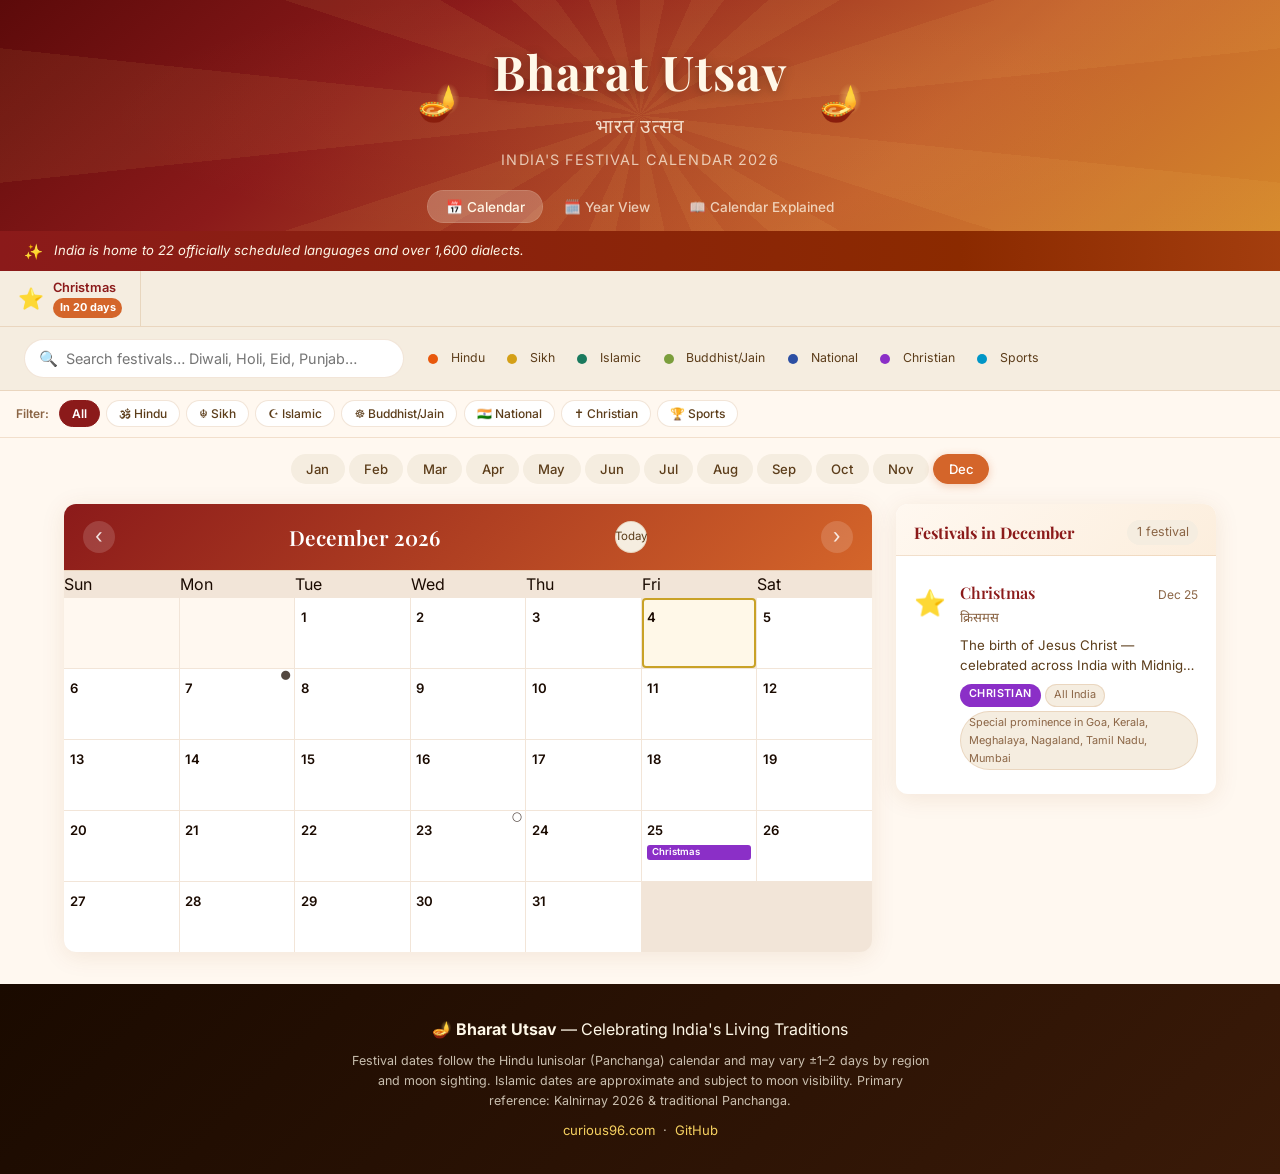
<file: index.html>
<!DOCTYPE html>
<html lang="en">
<head>
  <meta charset="UTF-8" />
  <meta name="viewport" content="width=device-width, initial-scale=1.0" />
  <title>Bharat Utsav — India's Festival Calendar 2026</title>
  <meta name="description" content="Explore every Indian festival of 2026 — stories, traditions, regional variations, and the logic of the Hindu lunisolar calendar." />
  <link rel="preconnect" href="https://fonts.googleapis.com" />
  <link href="https://fonts.googleapis.com/css2?family=Playfair+Display:ital,wght@0,400;0,600;0,700;1,400&family=Noto+Sans+Devanagari:wght@400;600&family=Inter:wght@300;400;500;600&display=swap" rel="stylesheet" />
  <link rel="canonical" href="https://saumitraphatak.github.io/indian-calendar/">
  <!-- Open Graph -->
  <meta property="og:type" content="website">
  <meta property="og:title" content="Bharat Utsav — India's Festival Calendar 2026">
  <meta property="og:description" content="Explore every Indian festival of 2026 — stories, traditions, regional variations, and the logic of the Hindu lunisolar calendar. Interactive and free.">
  <meta property="og:url" content="https://saumitraphatak.github.io/indian-calendar/">
  <meta property="og:site_name" content="Bharat Utsav">
  <meta property="og:locale" content="en_IN">
  <!-- Twitter Card -->
  <meta name="twitter:card" content="summary">
  <meta name="twitter:title" content="Bharat Utsav — India's Festival Calendar 2026">
  <meta name="twitter:description" content="Every Indian festival of 2026 — stories, traditions, regional variations, and the Hindu lunisolar calendar explained.">
  <!-- JSON-LD -->
  <script type="application/ld+json">{"@context":"https://schema.org","@type":"WebApplication","name":"Bharat Utsav","description":"India's Festival Calendar 2026 — explore every Indian festival with stories, traditions, and regional variations.","url":"https://saumitraphatak.github.io/indian-calendar/","author":{"@type":"Person","name":"Saumitra Phatak","url":"https://www.curious96.com"},"applicationCategory":"EducationalApplication","inLanguage":["en","hi"]}</script>
  <link rel="stylesheet" href="style.css" />
</head>
<body>

  <!-- ═══════ HEADER ═══════ -->
  <header class="site-header">
    <div class="header-mandala"></div>
    <div class="header-content">
      <span class="header-diya" aria-hidden="true">🪔</span>
      <div class="header-text">
        <h1 class="header-brand">Bharat Utsav</h1>
        <p class="header-hindi" lang="hi">भारत उत्सव</p>
        <p class="header-tagline">India's Festival Calendar 2026</p>
      </div>
      <span class="header-diya" aria-hidden="true">🪔</span>
    </div>
    <nav class="header-nav" aria-label="Main navigation">
      <button class="nav-btn active" data-view="calendar">📅 Calendar</button>
      <button class="nav-btn" data-view="yearview">🗓️ Year View</button>
      <button class="nav-btn" data-view="explained">📖 Calendar Explained</button>
    </nav>
  </header>

  <!-- ═══════ CULTURAL TRIVIA TICKER ═══════ -->
  <div class="trivia-ticker" id="trivia-ticker" aria-live="polite">
    <span class="trivia-icon">✨</span>
    <span class="trivia-text" id="trivia-text"></span>
  </div>

  <!-- ═══════ UPCOMING FESTIVALS WIDGET ═══════ -->
  <div class="upcoming-bar" id="upcoming-bar" aria-label="Upcoming festivals"></div>

  <!-- ═══════ SEARCH + LEGEND BAR ═══════ -->
  <div class="toolbar">
    <div class="search-wrap">
      <span class="search-icon">🔍</span>
      <input type="text" id="festival-search"
             placeholder="Search festivals… Diwali, Holi, Eid, Punjab…"
             aria-label="Search festivals" autocomplete="off" />
      <button class="search-clear hidden" id="search-clear" aria-label="Clear search">✕</button>
    </div>
    <div class="legend" aria-label="Festival type legend">
      <span class="legend-dot hindu"></span><span class="legend-label">Hindu</span>
      <span class="legend-dot sikh"></span><span class="legend-label">Sikh</span>
      <span class="legend-dot islamic"></span><span class="legend-label">Islamic</span>
      <span class="legend-dot buddhist"></span><span class="legend-label">Buddhist/Jain</span>
      <span class="legend-dot national"></span><span class="legend-label">National</span>
      <span class="legend-dot christian"></span><span class="legend-label">Christian</span>
      <span class="legend-dot sports"></span><span class="legend-label">Sports</span>
    </div>
  </div>

  <!-- ═══════ MAIN ═══════ -->
  <main id="app-main">

    <!-- ── VIEW 1: CALENDAR ── -->
    <div id="view-calendar" class="view active">

      <!-- Type filter bar -->
      <div class="filter-bar" role="toolbar" aria-label="Filter by festival type">
        <span class="filter-label">Filter:</span>
        <button class="filter-btn active" data-type="all">All</button>
        <button class="filter-btn" data-type="hindu">🕉 Hindu</button>
        <button class="filter-btn" data-type="sikh">☬ Sikh</button>
        <button class="filter-btn" data-type="islamic">☪ Islamic</button>
        <button class="filter-btn" data-type="buddhist">☸ Buddhist/Jain</button>
        <button class="filter-btn" data-type="national">🇮🇳 National</button>
        <button class="filter-btn" data-type="christian">✝ Christian</button>
        <button class="filter-btn" data-type="sports">🏆 Sports</button>
      </div>

      <nav class="month-tabs" role="tablist" aria-label="Select month">
        <button class="month-tab" role="tab" data-month="1">Jan</button>
        <button class="month-tab" role="tab" data-month="2">Feb</button>
        <button class="month-tab" role="tab" data-month="3">Mar</button>
        <button class="month-tab" role="tab" data-month="4">Apr</button>
        <button class="month-tab" role="tab" data-month="5">May</button>
        <button class="month-tab" role="tab" data-month="6">Jun</button>
        <button class="month-tab" role="tab" data-month="7">Jul</button>
        <button class="month-tab" role="tab" data-month="8">Aug</button>
        <button class="month-tab" role="tab" data-month="9">Sep</button>
        <button class="month-tab" role="tab" data-month="10">Oct</button>
        <button class="month-tab" role="tab" data-month="11">Nov</button>
        <button class="month-tab" role="tab" data-month="12">Dec</button>
      </nav>

      <div class="calendar-layout">
        <!-- Calendar grid -->
        <section class="calendar-section" aria-label="Monthly calendar">
          <div class="calendar-month-header">
            <button class="month-nav-btn" id="prev-month" aria-label="Previous month">‹</button>
            <h2 class="cal-month-title" id="cal-header">January 2026</h2>
            <button class="month-nav-btn today-btn" id="today-btn" title="Go to current month">Today</button>
            <button class="month-nav-btn" id="next-month" aria-label="Next month">›</button>
          </div>
          <div class="calendar-grid" id="cal-grid" role="grid" aria-label="Calendar days"></div>
        </section>

        <!-- Festival sidebar -->
        <aside class="festival-panel" aria-label="Festivals this month">
          <div class="panel-top">
            <h3 class="panel-title" id="panel-month-label">Festivals in January</h3>
            <span class="panel-count" id="panel-count"></span>
          </div>
          <div class="festival-list" id="festival-list"></div>
        </aside>
      </div>
    </div>

    <!-- ── VIEW 2: YEAR OVERVIEW ── -->
    <div id="view-yearview" class="view">
      <h2 class="view-title">2026 — Year at a Glance</h2>
      <p class="view-subtitle">Click any month to open it in the full calendar view.</p>
      <div class="year-grid" id="year-grid"></div>
    </div>

    <!-- ── VIEW 3: CALENDAR EXPLAINED ── -->
    <div id="view-explained" class="view">
      <div id="explained-content"></div>
    </div>

  </main>

  <!-- ═══════ FESTIVAL MODAL ═══════ -->
  <div id="festival-modal" class="modal hidden" role="dialog" aria-modal="true" aria-labelledby="modal-festival-name">
    <div class="modal-overlay" id="modal-overlay"></div>
    <div class="modal-card">
      <button class="modal-close" id="modal-close" aria-label="Close festival details">✕</button>

      <div class="modal-header" id="modal-header">
        <div class="modal-emoji" id="modal-emoji" aria-hidden="true"></div>
        <div class="modal-title-block">
          <h2 class="modal-festival-name" id="modal-festival-name"></h2>
          <p class="modal-hindi-name" id="modal-hindi-name" lang="hi"></p>
          <p class="modal-meta" id="modal-meta"></p>
          <div class="modal-region-tags" id="modal-region-tags"></div>
        </div>
      </div>

      <nav class="modal-tabs" aria-label="Festival information tabs">
        <button class="modal-tab active" data-tab="story">✨ The Story</button>
        <button class="modal-tab" data-tab="celebration">🎉 Celebration</button>
        <button class="modal-tab" data-tab="regional">🗺️ Across India</button>
        <button class="modal-tab" data-tab="significance">🌟 Significance</button>
        <button class="modal-tab" data-tab="resources">📚 Learn More</button>
      </nav>

      <div class="modal-body" id="modal-body" tabindex="0"></div>
    </div>
  </div>

  <!-- ═══════ DATE PICKER POPUP (for multi-festival days) ═══════ -->
  <div id="date-picker" class="date-picker hidden" role="dialog" aria-label="Choose a festival">
    <div class="date-picker-header" id="dp-header"></div>
    <div class="date-picker-list" id="dp-list"></div>
    <button class="date-picker-close" id="dp-close">Close</button>
  </div>

  <!-- ═══════ FOOTER ═══════ -->
  <footer class="site-footer">
    <div class="footer-content">
      <p class="footer-brand">🪔 <strong>Bharat Utsav</strong> — Celebrating India's Living Traditions</p>
      <p class="footer-note">
        Festival dates follow the Hindu lunisolar (Panchanga) calendar and may vary ±1–2 days by region
        and moon sighting. Islamic dates are approximate and subject to moon visibility.
        Primary reference: Kalnirnay 2026 &amp; traditional Panchanga.
      </p>
      <p class="footer-links">
        <a href="https://curious96.com" target="_blank" rel="noopener">curious96.com</a>
        &nbsp;·&nbsp;
        <a href="https://github.com/saumitraphatak/indian-calendar" target="_blank" rel="noopener">GitHub</a>
      </p>
    </div>
  </footer>

  <script src="data.js"></script>
  <script src="app.js"></script>
</body>
</html>
</file>
<file: style.css>
/* ═══════════════════════════════════════════════
   Bharat Utsav — India's Festival Calendar 2026
   Pure CSS · No frameworks
   ═══════════════════════════════════════════════ */

/* ── Custom Properties ──────────────────────── */
:root {
  --saffron:       #D4652A;
  --saffron-light: #F08040;
  --deep-red:      #8B1A1A;
  --turmeric:      #C9A227;
  --turmeric-light:#F5D060;
  --peacock:       #1A5276;
  --cream:         #FFF8F0;
  --cream-dark:    #F5EDE0;
  --card:          #FFFFFF;
  --text:          #1A0A00;
  --text-mid:      #5C3D1A;
  --text-soft:     #8B6545;
  --border:        rgba(180,110,40,0.18);
  --shadow:        0 4px 24px rgba(140,70,20,0.10);
  --shadow-hover:  0 8px 36px rgba(140,70,20,0.18);

  /* Festival type colours */
  --col-hindu:    #E8580C;
  --col-sikh:     #D4A017;
  --col-islamic:  #1A7A5E;
  --col-buddhist: #7B9E3C;
  --col-jain:     #4CAF50;
  --col-national: #2C4FA3;
  --col-christian:#8B2FC7;
  --col-sports:   #0096c7;

  --radius:   12px;
  --radius-sm: 6px;
  --transition: 0.2s ease;
}

/* ── Reset & Base ──────────────────────────── */
*, *::before, *::after { box-sizing: border-box; margin: 0; padding: 0; }
html { scroll-behavior: smooth; font-size: 16px; }
body {
  font-family: 'Inter', system-ui, sans-serif;
  background: var(--cream);
  color: var(--text);
  min-height: 100vh;
  line-height: 1.65;
}
a { color: var(--saffron); text-decoration: none; }
a:hover { text-decoration: underline; }
button { cursor: pointer; border: none; background: none; font-family: inherit; }

/* ── Header ────────────────────────────────── */
.site-header {
  background: linear-gradient(140deg, #5C0A0A 0%, #8B1A1A 30%, #C4622D 70%, #D4862A 100%);
  color: #FFF8E8;
  padding: 0;
  position: relative;
  overflow: hidden;
}

/* CSS mandala / sunburst in header background */
.header-mandala {
  position: absolute;
  inset: 0;
  background:
    repeating-conic-gradient(
      rgba(255,210,100,0.07) 0deg 12deg,
      transparent 12deg 24deg
    ),
    radial-gradient(ellipse 60% 80% at 50% 50%, rgba(255,220,100,0.06) 0%, transparent 70%);
  pointer-events: none;
}

.header-content {
  display: flex;
  align-items: center;
  justify-content: center;
  gap: 2rem;
  padding: 2rem 2rem 1.2rem;
  position: relative;
}
.header-diya { font-size: 2.2rem; animation: diyas 3s ease-in-out infinite alternate; }
.header-diya:last-child { animation-delay: 1.5s; }
@keyframes diyas { from { transform: scale(1) rotate(-3deg); } to { transform: scale(1.12) rotate(3deg); } }

.header-text { text-align: center; }
.header-brand {
  font-family: 'Playfair Display', Georgia, serif;
  font-size: clamp(1.8rem, 5vw, 3rem);
  font-weight: 700;
  letter-spacing: 0.02em;
  text-shadow: 0 2px 12px rgba(0,0,0,0.3);
}
.header-hindi {
  font-family: 'Noto Sans Devanagari', sans-serif;
  font-size: 1.2rem;
  opacity: 0.85;
  margin-top: 0.1rem;
  letter-spacing: 0.05em;
}
.header-tagline {
  font-size: 0.9rem;
  opacity: 0.72;
  margin-top: 0.25rem;
  letter-spacing: 0.08em;
  text-transform: uppercase;
}

.header-nav {
  display: flex;
  justify-content: center;
  gap: 0.25rem;
  padding: 0 1rem 0.6rem;
  flex-wrap: wrap;
  position: relative;
}
.nav-btn {
  padding: 0.45rem 1.1rem;
  border-radius: 50px;
  font-size: 0.85rem;
  font-weight: 500;
  color: rgba(255,248,232,0.75);
  transition: background var(--transition), color var(--transition);
}
.nav-btn:hover, .nav-btn.active {
  background: rgba(255,248,232,0.18);
  color: #FFF8E8;
}
.nav-btn.active {
  background: rgba(255,248,232,0.25);
  box-shadow: 0 0 0 1px rgba(255,248,232,0.35);
}

/* ── Toolbar / Search ──────────────────────── */
.toolbar {
  display: flex;
  align-items: center;
  gap: 1.5rem;
  padding: 0.75rem 1.5rem;
  background: var(--cream-dark);
  border-bottom: 1px solid var(--border);
  flex-wrap: wrap;
  position: sticky;
  top: 0;
  z-index: 100;
  backdrop-filter: blur(8px);
}
.search-wrap {
  display: flex;
  align-items: center;
  background: white;
  border: 1.5px solid var(--border);
  border-radius: 50px;
  padding: 0.35rem 0.9rem;
  gap: 0.5rem;
  flex: 1;
  max-width: 380px;
  transition: border-color var(--transition), box-shadow var(--transition);
}
.search-wrap:focus-within {
  border-color: var(--saffron);
  box-shadow: 0 0 0 3px rgba(212,101,42,0.12);
}
.search-icon { font-size: 0.95rem; color: var(--text-soft); }
#festival-search {
  border: none; outline: none; background: transparent;
  font-size: 0.9rem; color: var(--text); width: 100%;
  font-family: inherit;
}
.search-clear {
  font-size: 0.8rem; color: var(--text-soft);
  padding: 0.1rem 0.3rem;
  border-radius: 50%;
  transition: background var(--transition);
}
.search-clear:hover { background: var(--cream-dark); }
.search-clear.hidden { display: none; }

/* Legend */
.legend { display: flex; align-items: center; gap: 0.8rem; flex-wrap: wrap; }
.legend-dot {
  width: 10px; height: 10px; border-radius: 50%; flex-shrink: 0;
}
.legend-dot.hindu    { background: var(--col-hindu); }
.legend-dot.sikh     { background: var(--col-sikh); }
.legend-dot.islamic  { background: var(--col-islamic); }
.legend-dot.buddhist { background: var(--col-buddhist); }
.legend-dot.national { background: var(--col-national); }
.legend-dot.christian{ background: var(--col-christian); }
.legend-dot.sports   { background: var(--col-sports); }
.legend-label { font-size: 0.77rem; color: var(--text-mid); margin-right: 0.6rem; }

/* ── Views ─────────────────────────────────── */
.view { display: none; }
.view.active { display: block; }
.view-title {
  font-family: 'Playfair Display', serif;
  font-size: 1.9rem;
  color: var(--deep-red);
  text-align: center;
  padding: 2rem 1rem 0.5rem;
}
.view-subtitle {
  text-align: center;
  color: var(--text-soft);
  font-size: 0.92rem;
  padding-bottom: 1.5rem;
}

/* ── Month Tabs ─────────────────────────────── */
.month-tabs {
  display: flex;
  justify-content: center;
  flex-wrap: wrap;
  gap: 0.25rem;
  padding: 1rem 1rem 0;
  background: var(--cream);
}
.month-tab {
  padding: 0.4rem 0.9rem;
  border-radius: 50px;
  font-size: 0.82rem;
  font-weight: 500;
  color: var(--text-mid);
  background: var(--cream-dark);
  border: 1.5px solid transparent;
  transition: all var(--transition);
}
.month-tab:hover {
  background: white;
  border-color: var(--saffron);
  color: var(--saffron);
}
.month-tab.active {
  background: var(--saffron);
  color: white;
  border-color: var(--saffron);
  box-shadow: 0 2px 8px rgba(212,101,42,0.3);
}

/* ── Calendar Layout ───────────────────────── */
.calendar-layout {
  display: grid;
  grid-template-columns: 1fr 320px;
  gap: 1.5rem;
  max-width: 1200px;
  margin: 0 auto;
  padding: 1.2rem 1.5rem 2rem;
  align-items: start;
}
@media (max-width: 860px) {
  .calendar-layout { grid-template-columns: 1fr; }
}

/* ── Calendar Section ──────────────────────── */
.calendar-section {
  background: white;
  border-radius: var(--radius);
  box-shadow: var(--shadow);
  overflow: hidden;
}
.calendar-month-header {
  display: flex;
  align-items: center;
  justify-content: space-between;
  padding: 1rem 1.2rem;
  background: linear-gradient(135deg, var(--deep-red), var(--saffron));
  color: white;
}
.cal-month-title {
  font-family: 'Playfair Display', serif;
  font-size: 1.3rem;
  font-weight: 600;
}
.month-nav-btn {
  width: 32px; height: 32px;
  border-radius: 50%;
  font-size: 1.3rem;
  color: rgba(255,255,255,0.85);
  background: rgba(255,255,255,0.15);
  line-height: 1;
  transition: background var(--transition);
  display: flex; align-items: center; justify-content: center;
}
.month-nav-btn:hover { background: rgba(255,255,255,0.3); }

.calendar-grid {
  display: grid;
  grid-template-columns: repeat(7, 1fr);
  gap: 1px;
  background: var(--border);
  border-top: 1px solid var(--border);
}
.cal-day-header {
  background: var(--cream-dark);
  text-align: center;
  font-size: 0.72rem;
  font-weight: 600;
  color: var(--text-soft);
  padding: 0.5rem 0;
  letter-spacing: 0.05em;
  text-transform: uppercase;
}
.cal-day-header.sunday-header { color: var(--deep-red); }

.cal-cell {
  background: white;
  min-height: 72px;
  padding: 0.4rem 0.4rem 0.3rem;
  cursor: default;
  transition: background var(--transition);
  position: relative;
}
.cal-cell.empty { background: var(--cream); cursor: default; }
.cal-cell.sunday .day-num { color: var(--deep-red); }
.cal-cell.has-festival { cursor: pointer; }
.cal-cell.has-festival:hover { background: #FFF3EB; }
.cal-cell.today {
  background: #FFF8E8;
  outline: 2px solid var(--turmeric);
  outline-offset: -2px;
  border-radius: 4px;
  z-index: 1;
}
.cal-cell.today .day-num {
  background: var(--turmeric);
  color: white;
  border-radius: 50%;
  width: 22px; height: 22px;
  display: flex; align-items: center; justify-content: center;
  font-weight: 700;
  font-size: 0.82rem;
}

.day-num {
  font-size: 0.82rem;
  font-weight: 500;
  color: var(--text);
  display: block;
  margin-bottom: 0.25rem;
  width: 22px; height: 22px;
  display: flex; align-items: center; justify-content: center;
}
.day-dots {
  display: flex;
  flex-wrap: wrap;
  gap: 2px;
  margin-top: 2px;
}
.dot {
  width: 7px; height: 7px;
  border-radius: 50%;
  flex-shrink: 0;
  transition: transform var(--transition);
}
.cal-cell:hover .dot { transform: scale(1.3); }
.dot.hindu    { background: var(--col-hindu); }
.dot.sikh     { background: var(--col-sikh); }
.dot.islamic  { background: var(--col-islamic); }
.dot.buddhist { background: var(--col-buddhist); }
.dot.jain     { background: var(--col-jain); }
.dot.national { background: var(--col-national); }
.dot.christian{ background: var(--col-christian); }
.dot.sports   { background: var(--col-sports); }
.dot-more { font-size: 0.6rem; color: var(--text-soft); font-weight: 600; }

/* Festival name tooltip on cell hover */
.cal-cell.has-festival::after {
  content: attr(data-festival-names);
  position: absolute;
  bottom: calc(100% + 4px);
  left: 50%;
  transform: translateX(-50%);
  background: rgba(26,10,0,0.88);
  color: #FFF8E8;
  font-size: 0.72rem;
  padding: 0.3rem 0.6rem;
  border-radius: var(--radius-sm);
  white-space: nowrap;
  max-width: 200px;
  white-space: normal;
  text-align: center;
  pointer-events: none;
  opacity: 0;
  transition: opacity 0.15s;
  z-index: 50;
}
.cal-cell.has-festival:hover::after { opacity: 1; }

/* ── Festival Panel ─────────────────────────── */
.festival-panel {
  background: white;
  border-radius: var(--radius);
  box-shadow: var(--shadow);
  overflow: hidden;
  max-height: 680px;
  display: flex;
  flex-direction: column;
}
.panel-top {
  display: flex;
  align-items: center;
  justify-content: space-between;
  padding: 1rem 1.1rem 0.6rem;
  border-bottom: 1px solid var(--border);
  background: linear-gradient(135deg, #FFF8F0, #FCEEDD);
}
.panel-title {
  font-family: 'Playfair Display', serif;
  font-size: 1rem;
  color: var(--deep-red);
}
.panel-count {
  font-size: 0.78rem;
  color: var(--text-soft);
  background: var(--cream-dark);
  border-radius: 50px;
  padding: 0.15rem 0.6rem;
}
.festival-list {
  overflow-y: auto;
  flex: 1;
  padding: 0.5rem 0;
}
.festival-list::-webkit-scrollbar { width: 4px; }
.festival-list::-webkit-scrollbar-track { background: var(--cream); }
.festival-list::-webkit-scrollbar-thumb { background: var(--border); border-radius: 2px; }

.panel-date-label {
  font-size: 0.72rem;
  font-weight: 600;
  letter-spacing: 0.07em;
  text-transform: uppercase;
  color: var(--text-soft);
  padding: 0.7rem 1.1rem 0.2rem;
}
.panel-item {
  display: flex;
  align-items: center;
  gap: 0.75rem;
  padding: 0.7rem 1.1rem;
  cursor: pointer;
  transition: background var(--transition);
  border-left: 3px solid transparent;
  position: relative;
}
.panel-item:hover {
  background: #FFF3EB;
  border-left-color: var(--saffron);
}
.panel-item.hindu    { border-left-color: var(--col-hindu); }
.panel-item.sikh     { border-left-color: var(--col-sikh); }
.panel-item.islamic  { border-left-color: var(--col-islamic); }
.panel-item.buddhist { border-left-color: var(--col-buddhist); }
.panel-item.national { border-left-color: var(--col-national); }
.panel-item.christian{ border-left-color: var(--col-christian); }

.panel-emoji { font-size: 1.4rem; flex-shrink: 0; }
.panel-info { flex: 1; min-width: 0; }
.panel-name { font-size: 0.9rem; font-weight: 600; color: var(--text); }
.panel-short { font-size: 0.78rem; color: var(--text-soft); margin-top: 0.1rem; white-space: nowrap; overflow: hidden; text-overflow: ellipsis; }
.panel-regions { font-size: 0.72rem; color: var(--text-soft); margin-top: 0.2rem; }
.panel-arrow { color: var(--text-soft); font-size: 0.85rem; flex-shrink: 0; }
.panel-item:hover .panel-arrow { color: var(--saffron); transform: translateX(3px); transition: transform var(--transition); }

.no-festivals {
  text-align: center;
  color: var(--text-soft);
  padding: 2rem;
  font-size: 0.9rem;
}

/* ── Year View ──────────────────────────────── */
.year-grid {
  display: grid;
  grid-template-columns: repeat(auto-fill, minmax(260px, 1fr));
  gap: 1.2rem;
  max-width: 1200px;
  margin: 0 auto;
  padding: 0 1.5rem 2rem;
}
.mini-calendar {
  background: white;
  border-radius: var(--radius);
  box-shadow: var(--shadow);
  overflow: hidden;
  cursor: pointer;
  transition: box-shadow var(--transition), transform var(--transition);
}
.mini-calendar:hover {
  box-shadow: var(--shadow-hover);
  transform: translateY(-2px);
}
.mini-cal-header {
  background: linear-gradient(135deg, var(--deep-red), var(--saffron));
  color: white;
  text-align: center;
  padding: 0.6rem;
  font-family: 'Playfair Display', serif;
  font-size: 0.95rem;
  font-weight: 600;
}
.mini-grid {
  display: grid;
  grid-template-columns: repeat(7, 1fr);
  gap: 1px;
  background: var(--border);
  padding: 1px;
}
.mini-day-hdr {
  background: var(--cream-dark);
  text-align: center;
  font-size: 0.6rem;
  font-weight: 600;
  color: var(--text-soft);
  padding: 0.2rem 0;
}
.mini-cell {
  background: white;
  text-align: center;
  font-size: 0.68rem;
  padding: 0.22rem 0;
  color: var(--text-mid);
  position: relative;
  transition: background var(--transition);
}
.mini-cell.empty  { background: var(--cream); }
.mini-cell.sunday { color: var(--deep-red); }
.mini-cell.festival-hindu    { background: rgba(232,88,12,0.15); font-weight: 600; }
.mini-cell.festival-sikh     { background: rgba(212,160,23,0.15); font-weight: 600; }
.mini-cell.festival-islamic  { background: rgba(26,122,94,0.15);  font-weight: 600; }
.mini-cell.festival-buddhist { background: rgba(123,158,60,0.15); font-weight: 600; }
.mini-cell.festival-national { background: rgba(44,79,163,0.15);  font-weight: 600; }
.mini-cell.festival-christian{ background: rgba(139,47,199,0.15); font-weight: 600; }

/* ── Modal ──────────────────────────────────── */
.modal {
  position: fixed;
  inset: 0;
  z-index: 1000;
  display: flex;
  align-items: center;
  justify-content: center;
  padding: 1rem;
}
.modal.hidden { display: none; }
.modal-overlay {
  position: absolute;
  inset: 0;
  background: rgba(26,10,0,0.65);
  backdrop-filter: blur(4px);
}
.modal-card {
  position: relative;
  background: white;
  border-radius: var(--radius);
  width: 100%;
  max-width: 680px;
  max-height: 90vh;
  display: flex;
  flex-direction: column;
  overflow: hidden;
  box-shadow: 0 24px 80px rgba(0,0,0,0.35);
  animation: modalIn 0.25s cubic-bezier(0.34,1.56,0.64,1);
}
@keyframes modalIn {
  from { opacity: 0; transform: scale(0.92) translateY(20px); }
  to   { opacity: 1; transform: scale(1) translateY(0); }
}
.modal-close {
  position: absolute;
  top: 0.8rem;
  right: 0.8rem;
  z-index: 10;
  width: 32px; height: 32px;
  border-radius: 50%;
  background: rgba(0,0,0,0.25);
  color: white;
  font-size: 0.9rem;
  display: flex; align-items: center; justify-content: center;
  transition: background var(--transition);
}
.modal-close:hover { background: rgba(0,0,0,0.45); }

.modal-header {
  display: flex;
  align-items: flex-start;
  gap: 1.2rem;
  padding: 1.8rem 1.4rem 1.4rem;
  color: white;
  flex-shrink: 0;
}
.modal-emoji { font-size: 3rem; line-height: 1; flex-shrink: 0; }
.modal-festival-name {
  font-family: 'Playfair Display', serif;
  font-size: 1.6rem;
  font-weight: 700;
  line-height: 1.2;
}
.modal-hindi-name {
  font-family: 'Noto Sans Devanagari', sans-serif;
  font-size: 1.1rem;
  opacity: 0.9;
  margin-top: 0.2rem;
}
.modal-meta {
  font-size: 0.82rem;
  opacity: 0.8;
  margin-top: 0.3rem;
}
.modal-region-tags {
  display: flex;
  flex-wrap: wrap;
  gap: 0.35rem;
  margin-top: 0.5rem;
}
.region-tag {
  background: rgba(255,255,255,0.2);
  border-radius: 50px;
  font-size: 0.72rem;
  padding: 0.15rem 0.6rem;
  backdrop-filter: blur(4px);
}

.modal-tabs {
  display: flex;
  background: var(--cream-dark);
  border-bottom: 1px solid var(--border);
  overflow-x: auto;
  flex-shrink: 0;
}
.modal-tabs::-webkit-scrollbar { height: 3px; }
.modal-tab {
  padding: 0.7rem 1rem;
  font-size: 0.82rem;
  font-weight: 500;
  color: var(--text-mid);
  white-space: nowrap;
  border-bottom: 3px solid transparent;
  transition: all var(--transition);
}
.modal-tab:hover { color: var(--saffron); }
.modal-tab.active {
  color: var(--saffron);
  border-bottom-color: var(--saffron);
  background: white;
  font-weight: 600;
}

.modal-body {
  overflow-y: auto;
  flex: 1;
  padding: 1.6rem 1.4rem;
  line-height: 1.75;
}
.modal-body::-webkit-scrollbar { width: 4px; }
.modal-body::-webkit-scrollbar-track { background: var(--cream); }
.modal-body::-webkit-scrollbar-thumb { background: var(--border); border-radius: 2px; }
.modal-body p { margin-bottom: 1rem; color: var(--text-mid); }
.modal-body p:last-child { margin-bottom: 0; }

/* Regional grid */
.regional-grid {
  display: grid;
  grid-template-columns: repeat(auto-fill, minmax(220px, 1fr));
  gap: 1rem;
}
.regional-card {
  background: var(--cream);
  border: 1px solid var(--border);
  border-radius: var(--radius-sm);
  padding: 1rem;
  border-left: 3px solid var(--saffron);
}
.regional-card h4 {
  font-size: 0.9rem;
  font-weight: 600;
  color: var(--deep-red);
  margin-bottom: 0.4rem;
}
.regional-card p { font-size: 0.85rem; color: var(--text-mid); margin: 0; }

/* Significance tab */
.significance-wrap { text-align: center; }
.significance-big-emoji { font-size: 3.5rem; margin-bottom: 1rem; display: block; }
.significance-wrap p { text-align: left; }

/* Resources tab */
.resource-link {
  display: flex;
  align-items: center;
  gap: 0.8rem;
  padding: 0.9rem 1rem;
  border: 1px solid var(--border);
  border-radius: var(--radius-sm);
  margin-bottom: 0.6rem;
  color: var(--text);
  transition: all var(--transition);
  background: var(--cream);
}
.resource-link:hover {
  background: #FFF3EB;
  border-color: var(--saffron);
  color: var(--saffron);
  text-decoration: none;
  transform: translateX(4px);
}
.resource-icon { font-size: 1.1rem; flex-shrink: 0; }
.resource-title { flex: 1; font-size: 0.9rem; font-weight: 500; }
.resource-src   { font-size: 0.75rem; color: var(--text-soft); }
.resource-arrow { color: var(--saffron); flex-shrink: 0; }

/* ── Date Picker Popup ──────────────────────── */
.date-picker {
  position: fixed;
  bottom: 2rem;
  left: 50%;
  transform: translateX(-50%);
  z-index: 900;
  background: white;
  border-radius: var(--radius);
  box-shadow: 0 16px 60px rgba(0,0,0,0.25);
  width: min(340px, 90vw);
  overflow: hidden;
  animation: slideUp 0.2s ease;
}
@keyframes slideUp {
  from { opacity:0; transform: translateX(-50%) translateY(20px); }
  to   { opacity:1; transform: translateX(-50%) translateY(0); }
}
.date-picker.hidden { display: none; }
.date-picker-header {
  background: linear-gradient(135deg, var(--deep-red), var(--saffron));
  color: white;
  padding: 0.8rem 1rem;
  font-family: 'Playfair Display', serif;
  font-size: 0.95rem;
}
.date-picker-list { padding: 0.5rem 0; }
.dp-item {
  display: flex; align-items: center; gap: 0.8rem;
  padding: 0.7rem 1rem; cursor: pointer;
  transition: background var(--transition);
}
.dp-item:hover { background: var(--cream); }
.dp-item-emoji { font-size: 1.2rem; }
.dp-item-name  { font-size: 0.9rem; font-weight: 500; }
.date-picker-close {
  display: block; width: 100%; padding: 0.6rem;
  text-align: center; font-size: 0.82rem;
  color: var(--text-soft); border-top: 1px solid var(--border);
  background: var(--cream-dark);
  transition: background var(--transition);
}
.date-picker-close:hover { background: var(--cream); }

/* ── Calendar Explained View ────────────────── */
.explained-container {
  max-width: 960px;
  margin: 0 auto;
  padding: 0 1.5rem 3rem;
}
.explained-intro {
  background: linear-gradient(135deg, #FFF3E6, #FFF8F0);
  border-left: 4px solid var(--saffron);
  border-radius: var(--radius-sm);
  padding: 1.2rem 1.5rem;
  margin: 1.5rem 0 2rem;
  color: var(--text-mid);
  font-size: 1rem;
  line-height: 1.75;
}
.explained-section { margin-bottom: 2.5rem; }
.explained-section h3 {
  font-family: 'Playfair Display', serif;
  font-size: 1.35rem;
  color: var(--deep-red);
  margin-bottom: 1rem;
}

/* Solar vs Lunar comparison */
.compare-grid {
  display: grid;
  grid-template-columns: 1fr 1fr;
  gap: 1rem;
}
@media (max-width: 580px) { .compare-grid { grid-template-columns: 1fr; } }
.compare-card {
  border-radius: var(--radius);
  padding: 1.2rem 1.4rem;
  border: 1px solid var(--border);
}
.compare-card.solar {
  background: linear-gradient(135deg, #FFF9E6, #FFFBF0);
  border-left: 4px solid var(--turmeric);
}
.compare-card.lunar {
  background: linear-gradient(135deg, #E8F4F8, #F0F8FF);
  border-left: 4px solid var(--peacock);
}
.compare-card h4 { font-size: 1rem; margin-bottom: 0.8rem; color: var(--text); }
.compare-card ul { list-style: none; }
.compare-card ul li {
  padding: 0.3rem 0;
  font-size: 0.88rem;
  color: var(--text-mid);
  padding-left: 1.2rem;
  position: relative;
}
.compare-card.solar  ul li::before { content: '☀️'; position: absolute; left: 0; font-size: 0.75rem; }
.compare-card.lunar  ul li::before { content: '🌙'; position: absolute; left: 0; font-size: 0.75rem; }

/* Panchanga grid */
.panchanga-grid {
  display: grid;
  grid-template-columns: repeat(auto-fill, minmax(170px, 1fr));
  gap: 1rem;
}
.panch-card {
  background: white;
  border: 1px solid var(--border);
  border-radius: var(--radius);
  padding: 1.1rem;
  box-shadow: var(--shadow);
  transition: box-shadow var(--transition);
  position: relative;
}
.panch-card:hover { box-shadow: var(--shadow-hover); }
.panch-num {
  width: 28px; height: 28px;
  background: linear-gradient(135deg, var(--deep-red), var(--saffron));
  color: white;
  border-radius: 50%;
  display: flex; align-items: center; justify-content: center;
  font-size: 0.8rem;
  font-weight: 700;
  margin-bottom: 0.6rem;
}
.panch-card h4 { font-size: 0.92rem; color: var(--deep-red); margin-bottom: 0.4rem; }
.panch-card p  { font-size: 0.82rem; color: var(--text-mid); line-height: 1.55; }

/* Months table */
.months-table { border-radius: var(--radius); overflow: hidden; border: 1px solid var(--border); }
.months-row {
  display: grid;
  grid-template-columns: 1.4fr 1.4fr 1.2fr 2fr;
  gap: 0;
  border-bottom: 1px solid var(--border);
}
.months-row:last-child { border-bottom: none; }
.months-row.header {
  background: linear-gradient(135deg, var(--deep-red), var(--saffron));
  color: white;
  font-size: 0.78rem;
  font-weight: 600;
  letter-spacing: 0.06em;
}
.months-row > span {
  padding: 0.6rem 0.9rem;
  font-size: 0.85rem;
  color: var(--text-mid);
  border-right: 1px solid var(--border);
}
.months-row.header > span { color: white; border-right-color: rgba(255,255,255,0.2); }
.months-row > span:last-child { border-right: none; }
.months-row:nth-child(even) > span { background: var(--cream); }
.month-name-hi { font-family: 'Noto Sans Devanagari', sans-serif !important; font-size: 0.95rem !important; }

/* Paksha visual */
.paksha-visual {
  display: grid;
  grid-template-columns: 1fr 1fr;
  gap: 1rem;
}
@media (max-width: 580px) { .paksha-visual { grid-template-columns: 1fr; } }
.paksha {
  padding: 1.2rem 1.4rem;
  border-radius: var(--radius);
  border: 1px solid var(--border);
}
.paksha.shukla { background: linear-gradient(135deg, #FFFDE7, #FFF9C4); border-left: 4px solid #F9A825; }
.paksha.krishna{ background: linear-gradient(135deg, #E8EAF6, #C5CAE9); border-left: 4px solid #3949AB; }
.paksha-title { font-weight: 600; font-size: 0.95rem; margin-bottom: 0.5rem; color: var(--text); }
.paksha-desc  { font-size: 0.85rem; color: var(--text-mid); line-height: 1.6; }

/* Calendar systems grid */
.cal-systems-grid {
  display: grid;
  grid-template-columns: repeat(auto-fill, minmax(260px, 1fr));
  gap: 1rem;
}
.cal-sys-card {
  background: white;
  border: 1px solid var(--border);
  border-radius: var(--radius);
  padding: 1.1rem 1.2rem;
  box-shadow: var(--shadow);
}
.cal-sys-emoji { font-size: 1.6rem; margin-bottom: 0.5rem; display: block; }
.cal-sys-card h4 { font-size: 0.95rem; color: var(--deep-red); margin-bottom: 0.4rem; }
.cal-sys-card p  { font-size: 0.83rem; color: var(--text-mid); line-height: 1.55; }

/* Highlight box */
.highlight-box {
  background: linear-gradient(135deg, #FFF8E7, #FFF3D0);
  border: 1px solid var(--turmeric);
  border-radius: var(--radius);
  padding: 1.4rem 1.6rem;
}
.highlight-box p { color: var(--text-mid); font-size: 0.92rem; margin-bottom: 0.8rem; }
.highlight-box p:last-child { margin-bottom: 0; }

/* ── Footer ─────────────────────────────────── */
.site-footer {
  background: linear-gradient(135deg, #1A0A00, #3A1A08);
  color: rgba(255,248,232,0.75);
  text-align: center;
  padding: 2rem;
}
.footer-brand { font-size: 1rem; color: #FFF8E8; margin-bottom: 0.5rem; }
.footer-note  { font-size: 0.78rem; max-width: 580px; margin: 0 auto 0.6rem; line-height: 1.6; }
.footer-links { font-size: 0.82rem; }
.footer-links a { color: var(--turmeric-light); }

/* ── Search Results ─────────────────────────── */
.search-result-badge {
  display: inline-block;
  background: var(--saffron);
  color: white;
  font-size: 0.7rem;
  padding: 0.1rem 0.5rem;
  border-radius: 50px;
  margin-left: 0.4rem;
  vertical-align: middle;
}

/* ── Festival Cards (Panel) ─────────────────── */
.festival-card {
  display: flex; gap: 0.9rem;
  padding: 1rem 1.1rem;
  border-bottom: 1px solid var(--border);
  cursor: pointer;
  transition: background var(--transition);
}
.festival-card:hover { background: #FFF3EB; }
.festival-card:last-child { border-bottom: none; }
.fc-left { flex-shrink: 0; padding-top: 0.1rem; }
.fc-emoji { font-size: 1.6rem; display: block; }
.fc-body { flex: 1; min-width: 0; }
.fc-top { display: flex; justify-content: space-between; align-items: baseline; gap: 0.5rem; margin-bottom: 0.1rem; }
.fc-name { font-family: 'Playfair Display', serif; font-size: 1rem; font-weight: 600; color: var(--deep-red); }
.fc-date { font-size: 0.75rem; color: var(--text-soft); white-space: nowrap; }
.fc-hindi { font-family: 'Noto Sans Devanagari', sans-serif; font-size: 0.82rem; color: var(--text-soft); margin-bottom: 0.35rem; }
.fc-desc { font-size: 0.83rem; color: var(--text-mid); line-height: 1.5; margin-bottom: 0.5rem;
  display: -webkit-box; -webkit-line-clamp: 2; -webkit-box-orient: vertical; overflow: hidden; }
.fc-tags { display: flex; flex-wrap: wrap; gap: 0.3rem; }
.fc-type-badge {
  font-size: 0.68rem; font-weight: 600; padding: 0.1rem 0.55rem;
  border-radius: 50px; color: white; text-transform: uppercase; letter-spacing: 0.04em;
}
.fc-type-badge.hindu    { background: var(--col-hindu); }
.fc-type-badge.sikh     { background: var(--col-sikh); color: #333; }
.fc-type-badge.islamic  { background: var(--col-islamic); }
.fc-type-badge.buddhist { background: var(--col-buddhist); }
.fc-type-badge.national { background: var(--col-national); }
.fc-type-badge.christian{ background: var(--col-christian); }
.fc-region-tag { font-size: 0.68rem; color: var(--text-soft); background: var(--cream-dark);
  padding: 0.1rem 0.5rem; border-radius: 50px; border: 1px solid var(--border); }
.panel-empty { padding: 2rem; text-align: center; color: var(--text-soft); font-size: 0.9rem; }

/* ── Modal tab content ───────────────────────── */
.modal-story p, .modal-significance p { color: var(--text-mid); margin-bottom: 1rem; line-height: 1.8; }
.modal-story p:first-child::first-letter {
  float: left; font-family: 'Playfair Display', serif; font-size: 3.2rem;
  line-height: 0.85; margin-right: 0.1em; color: var(--deep-red);
}
.modal-section-icon { font-size: 2rem; margin-bottom: 0.8rem; display: block; }
.modal-empty { color: var(--text-soft); font-style: italic; padding: 1rem 0; }
.resources-intro { color: var(--text-mid); margin-bottom: 1rem; font-size: 0.9rem; }
.resource-text { display: flex; flex-direction: column; flex: 1; min-width: 0; }
.resource-title { font-weight: 500; }
.resource-src { font-size: 0.75rem; color: var(--text-soft); }

/* Regional entries */
.modal-regional { display: flex; flex-direction: column; gap: 0.8rem; }
.regional-entry {
  padding: 0.9rem 1rem;
  background: var(--cream);
  border-radius: var(--radius-sm);
  border-left: 3px solid var(--saffron);
}
.regional-name { font-weight: 600; font-size: 0.88rem; color: var(--deep-red); margin-bottom: 0.35rem; }
.regional-desc { font-size: 0.85rem; color: var(--text-mid); line-height: 1.55; }

/* Modal header type colours */
.modal-header.type-hindu    { background: linear-gradient(135deg, #8B1A1A, #D4652A); }
.modal-header.type-sikh     { background: linear-gradient(135deg, #7A5800, #D4A017); }
.modal-header.type-islamic  { background: linear-gradient(135deg, #0D4A2E, #1A7A5E); }
.modal-header.type-buddhist { background: linear-gradient(135deg, #3A5C10, #7B9E3C); }
.modal-header.type-national { background: linear-gradient(135deg, #1A2F6E, #2C4FA3); }
.modal-header.type-christian{ background: linear-gradient(135deg, #4A1570, #8B2FC7); }

/* ── Date picker items ───────────────────────── */
.dp-emoji { font-size: 1.3rem; flex-shrink: 0; }
.dp-name  { flex: 1; font-size: 0.9rem; font-weight: 500; color: var(--text); }
.dp-type  { font-size: 0.7rem; font-weight: 600; padding: 0.1rem 0.5rem; border-radius: 50px;
  color: white; text-transform: uppercase; }
.dp-type.hindu    { background: var(--col-hindu); }
.dp-type.sikh     { background: var(--col-sikh); color: #333; }
.dp-type.islamic  { background: var(--col-islamic); }
.dp-type.buddhist { background: var(--col-buddhist); }
.dp-type.national { background: var(--col-national); }
.dp-type.christian{ background: var(--col-christian); }

/* ── Calendar Explained (details/summary) ────── */
.explained-section {
  border: 1px solid var(--border);
  border-radius: var(--radius);
  margin-bottom: 1.2rem;
  overflow: hidden;
}
.explained-summary {
  padding: 1rem 1.4rem;
  font-family: 'Playfair Display', serif;
  font-size: 1.1rem;
  font-weight: 600;
  color: var(--deep-red);
  background: var(--cream-dark);
  cursor: pointer;
  list-style: none;
  display: flex; align-items: center; gap: 0.5rem;
  transition: background var(--transition);
}
.explained-summary::-webkit-details-marker { display: none; }
.explained-summary::before { content: '▶'; font-size: 0.7rem; color: var(--saffron); transition: transform 0.2s; }
details[open] .explained-summary::before { transform: rotate(90deg); }
.explained-summary:hover { background: #F0E8D8; }
.explained-body {
  padding: 1.4rem 1.6rem;
  color: var(--text-mid);
  line-height: 1.8;
  font-size: 0.92rem;
}
.explained-body strong { color: var(--deep-red); }
.explained-body p { margin-bottom: 0.9rem; }

/* Compare grid in explained */
.compare-grid { display: grid; grid-template-columns: 1fr 1fr; gap: 1rem; margin: 1rem 0; }
@media (max-width: 620px) { .compare-grid { grid-template-columns: 1fr; } }
.compare-col { padding: 1.2rem 1.4rem; border-radius: var(--radius); border: 1px solid var(--border); }
.compare-col.solar  { background: linear-gradient(135deg,#FFF9E6,#FFFBF0); border-left: 4px solid var(--turmeric); }
.compare-col.lunar  { background: linear-gradient(135deg,#EAF4F8,#F0F8FF); border-left: 4px solid var(--peacock); }
.compare-col h4 { font-size: 1rem; margin-bottom: 0.8rem; color: var(--text); }
.compare-col ul { list-style: disc; padding-left: 1.2rem; }
.compare-col ul li { font-size: 0.86rem; color: var(--text-mid); margin-bottom: 0.3rem; }
.compare-example { margin-top: 0.9rem; font-size: 0.82rem; color: var(--text-soft);
  background: rgba(0,0,0,0.04); padding: 0.6rem 0.8rem; border-radius: var(--radius-sm); font-style: italic; }

/* Paksha visual in explained */
.paksha-visual { display: grid; grid-template-columns: 1fr 1fr; gap: 1rem; margin: 1rem 0; }
@media (max-width: 620px) { .paksha-visual { grid-template-columns: 1fr; } }
.paksha.shukla { background: linear-gradient(135deg,#FFFDE7,#FFF9C4); border-left: 4px solid #F9A825; }
.paksha.krishna{ background: linear-gradient(135deg,#E8EAF6,#C5CAE9); border-left: 4px solid #3949AB; }
.paksha-label { font-weight: 700; font-size: 0.95rem; color: var(--text); margin-bottom: 0.2rem; }
.paksha-desc  { font-size: 0.82rem; color: var(--text-mid); margin-bottom: 0.7rem; }
.paksha-days  { display: flex; flex-wrap: wrap; gap: 0.2rem; margin-bottom: 0.6rem; }
.pd { width: 28px; height: 28px; border-radius: 50%; background: rgba(0,0,0,0.07);
  display: flex; align-items: center; justify-content: center; font-size: 0.7rem; color: var(--text-mid); }
.pd.purnima  { background: #F9A825; color: white; font-size: 0.62rem; width: 36px; border-radius: 8px; }
.pd.amavasya { background: #3949AB; color: white; font-size: 0.62rem; width: 36px; border-radius: 8px; }
.paksha-festivals { font-size: 0.8rem; color: var(--text-soft); font-style: italic; }

/* Months table */
.months-table-wrap { overflow-x: auto; margin: 1rem 0; }
.months-table { width: 100%; border-collapse: collapse; font-size: 0.85rem; }
.months-table thead tr { background: linear-gradient(135deg, var(--deep-red), var(--saffron)); color: white; }
.months-table th { padding: 0.6rem 0.9rem; text-align: left; font-weight: 600; font-size: 0.78rem; letter-spacing: 0.04em; }
.months-table td { padding: 0.55rem 0.9rem; border-bottom: 1px solid var(--border); color: var(--text-mid); }
.months-table tbody tr:nth-child(even) td { background: var(--cream); }
.months-table tbody tr:hover td { background: #FFF3EB; }

/* Date decode steps */
.date-decode { display: flex; flex-direction: column; gap: 0.7rem; margin: 1rem 0; }
.decode-step { display: flex; align-items: flex-start; gap: 0.8rem; }
.decode-num {
  width: 28px; height: 28px; flex-shrink: 0;
  background: linear-gradient(135deg, var(--deep-red), var(--saffron));
  color: white; border-radius: 50%;
  display: flex; align-items: center; justify-content: center;
  font-size: 0.8rem; font-weight: 700;
}
.decode-step > div { font-size: 0.88rem; color: var(--text-mid); line-height: 1.6; padding-top: 0.3rem; }

/* ── Year view cards ─────────────────────────── */
.year-month-card {
  background: white;
  border: 1px solid var(--border);
  border-radius: var(--radius);
  overflow: hidden;
  cursor: pointer;
  transition: box-shadow var(--transition), transform var(--transition);
}
.year-month-card:hover { box-shadow: var(--shadow-hover); transform: translateY(-2px); }
.year-month-header {
  display: flex; justify-content: space-between; align-items: center;
  padding: 0.6rem 0.9rem;
  background: linear-gradient(135deg, var(--deep-red), var(--saffron));
  color: white;
}
.year-month-name { font-family: 'Playfair Display', serif; font-size: 0.95rem; font-weight: 600; }
.year-month-count {
  font-size: 0.72rem; background: rgba(255,255,255,0.25);
  padding: 0.1rem 0.45rem; border-radius: 50px;
}
.year-fest-list { padding: 0.5rem 0.7rem 0.7rem; }
.year-fest-item {
  display: flex; align-items: center; gap: 0.4rem;
  padding: 0.3rem 0.4rem; border-radius: 4px;
  font-size: 0.78rem; cursor: pointer;
  transition: background var(--transition);
}
.year-fest-item:hover { background: var(--cream); color: var(--saffron); }
.year-fest-emoji { font-size: 0.95rem; flex-shrink: 0; }
.year-fest-name  { color: var(--text-mid); line-height: 1.3; }
.year-fest-none  { font-size: 0.75rem; color: var(--text-soft); padding: 0.3rem 0.4rem; font-style: italic; }

/* Mini calendar in year view */
.mini-cal-grid {
  display: grid; grid-template-columns: repeat(7, 1fr);
  gap: 1px; padding: 0.5rem 0.5rem 0.3rem; background: var(--cream-dark);
}
.mini-day-name { font-size: 0.58rem; font-weight: 600; color: var(--text-soft);
  text-align: center; padding: 0.15rem 0; }
.mini-cell { font-size: 0.65rem; text-align: center; padding: 0.18rem 0.1rem;
  border-radius: 3px; color: var(--text-mid); background: white; }
.mini-cell.empty { background: transparent; }
.mini-cell.festival-hindu    { background: var(--col-hindu); color: white; }
.mini-cell.festival-sikh     { background: var(--col-sikh); color: #333; }
.mini-cell.festival-islamic  { background: var(--col-islamic); color: white; }
.mini-cell.festival-buddhist { background: var(--col-buddhist); color: white; }
.mini-cell.festival-national { background: var(--col-national); color: white; }
.mini-cell.festival-christian{ background: var(--col-christian); color: white; }

/* ── Utility ────────────────────────────────── */
.hidden { display: none !important; }
@media (max-width: 600px) {
  .toolbar { gap: 0.8rem; padding: 0.6rem 1rem; }
  .legend  { display: none; }
  .month-tab { padding: 0.35rem 0.6rem; font-size: 0.76rem; }
  .modal-header { padding: 1.4rem 1rem 1rem; }
  .modal-festival-name { font-size: 1.3rem; }
  .modal-emoji { font-size: 2.2rem; }
}

/* ══════════════════════════════════════════
   NEW FEATURES — v2
══════════════════════════════════════════ */

/* ── Trivia Ticker ───────────────────────── */
.trivia-ticker {
  background: linear-gradient(90deg, var(--deep-red), #8B2A00, var(--saffron), #8B2A00, var(--deep-red));
  background-size: 300% 100%;
  animation: tickerGrad 8s ease infinite;
  color: #FFF8E8;
  font-size: 0.82rem;
  padding: 0.45rem 1.5rem;
  display: flex; align-items: center; gap: 0.7rem;
  overflow: hidden;
  min-height: 32px;
}
@keyframes tickerGrad {
  0%,100% { background-position: 0% 50%; }
  50%      { background-position: 100% 50%; }
}
.trivia-icon { font-size: 0.95rem; flex-shrink: 0; animation: pulse 2s ease-in-out infinite; }
@keyframes pulse { 0%,100%{opacity:1} 50%{opacity:0.5} }
.trivia-text { flex: 1; font-style: italic; opacity: 0; transition: opacity 0.6s; }
.trivia-text.visible { opacity: 1; }

/* ── Upcoming Festivals Bar ──────────────── */
.upcoming-bar {
  display: flex; gap: 0; overflow-x: auto;
  background: var(--cream-dark);
  border-bottom: 1px solid var(--border);
  padding: 0;
  scrollbar-width: none;
}
.upcoming-bar::-webkit-scrollbar { display: none; }
.upcoming-card {
  display: flex; align-items: center; gap: 0.6rem;
  padding: 0.55rem 1.1rem;
  border-right: 1px solid var(--border);
  cursor: pointer; flex-shrink: 0;
  transition: background var(--transition);
  position: relative;
}
.upcoming-card:hover { background: #FFF3EB; }
.upcoming-card:first-child { border-left: none; }
.upcoming-emoji { font-size: 1.3rem; }
.upcoming-info { display: flex; flex-direction: column; }
.upcoming-name { font-size: 0.8rem; font-weight: 600; color: var(--deep-red); line-height: 1.2; }
.upcoming-days {
  font-size: 0.68rem; color: white; font-weight: 700;
  background: var(--saffron); padding: 0.05rem 0.4rem;
  border-radius: 50px; margin-top: 0.2rem; width: fit-content;
}
.upcoming-days.today { background: var(--deep-red); }
.upcoming-days.soon  { background: #B5451B; }

/* ── Filter Bar ──────────────────────────── */
.filter-bar {
  display: flex; align-items: center; gap: 0.4rem;
  padding: 0.6rem 1rem;
  background: var(--cream);
  border-bottom: 1px solid var(--border);
  overflow-x: auto; flex-wrap: nowrap;
  scrollbar-width: none;
}
.filter-bar::-webkit-scrollbar { display: none; }
.filter-label { font-size: 0.75rem; font-weight: 600; color: var(--text-soft); white-space: nowrap; margin-right: 0.2rem; }
.filter-btn {
  font-size: 0.75rem; font-weight: 500;
  padding: 0.3rem 0.75rem;
  border-radius: 50px;
  border: 1.5px solid var(--border);
  color: var(--text-mid);
  white-space: nowrap;
  transition: all var(--transition);
  background: white;
  flex-shrink: 0;
}
.filter-btn:hover { border-color: var(--saffron); color: var(--saffron); }
.filter-btn.active {
  background: var(--deep-red);
  border-color: var(--deep-red);
  color: white;
  font-weight: 600;
}

/* ── Today button ────────────────────────── */
.today-btn {
  font-size: 0.72rem !important;
  padding: 0.25rem 0.65rem !important;
  background: var(--cream-dark);
  border: 1px solid var(--border);
  border-radius: 50px;
  color: var(--text-mid);
  transition: all var(--transition);
}
.today-btn:hover { background: var(--saffron); color: white; border-color: var(--saffron); }

/* ── Calendar cells with festival names ──── */
.calendar-grid {
  grid-auto-rows: auto !important; /* override fixed row height */
}
.cal-cell {
  min-height: 70px !important;
  align-items: flex-start !important;
  padding: 0.3rem 0.35rem 0.4rem !important;
  flex-direction: column !important;
  position: relative;
}
.cal-day-num {
  font-size: 0.82rem;
  font-weight: 600;
  line-height: 1;
  margin-bottom: 0.2rem;
  align-self: flex-start;
}
.cal-fest-names { width: 100%; margin-top: 0.15rem; }
.cal-fest-label {
  display: block;
  font-size: 0.6rem;
  font-weight: 600;
  line-height: 1.3;
  padding: 0.08rem 0.3rem;
  border-radius: 3px;
  margin-bottom: 0.1rem;
  color: white;
  overflow: hidden;
  text-overflow: ellipsis;
  white-space: nowrap;
  max-width: 100%;
}
.cal-fest-label.hindu    { background: var(--col-hindu); }
.cal-fest-label.sikh     { background: var(--col-sikh); color: #333; }
.cal-fest-label.islamic  { background: var(--col-islamic); }
.cal-fest-label.buddhist { background: var(--col-buddhist); }
.cal-fest-label.national { background: var(--col-national); }
.cal-fest-label.christian{ background: var(--col-christian); }
.cal-fest-label.sports   { background: var(--col-sports); }
.cal-fest-more {
  font-size: 0.58rem; color: var(--text-soft);
  padding-left: 0.3rem; font-style: italic;
}
.cal-dots { display: none; } /* hide old dots — names replace them */

/* Moon phase indicator */
.moon-indicator {
  position: absolute; top: 2px; right: 3px;
  font-size: 0.65rem; line-height: 1;
  opacity: 0.75;
}

/* ── Filtered-out cells ──────────────────── */
.cal-cell.filtered-out {
  opacity: 0.25;
  pointer-events: none;
}
.cal-cell.filtered-out .cal-fest-label { display: none; }

/* ── Mobile tweaks for new features ─────── */
@media (max-width: 600px) {
  .filter-bar { padding: 0.5rem 0.6rem; gap: 0.3rem; }
  .filter-btn { font-size: 0.68rem; padding: 0.22rem 0.55rem; }
  .cal-fest-label { font-size: 0.55rem; }
  .cal-cell { min-height: 58px !important; }
  .upcoming-card { padding: 0.45rem 0.8rem; }
  .trivia-ticker { font-size: 0.75rem; }
}
</file>
